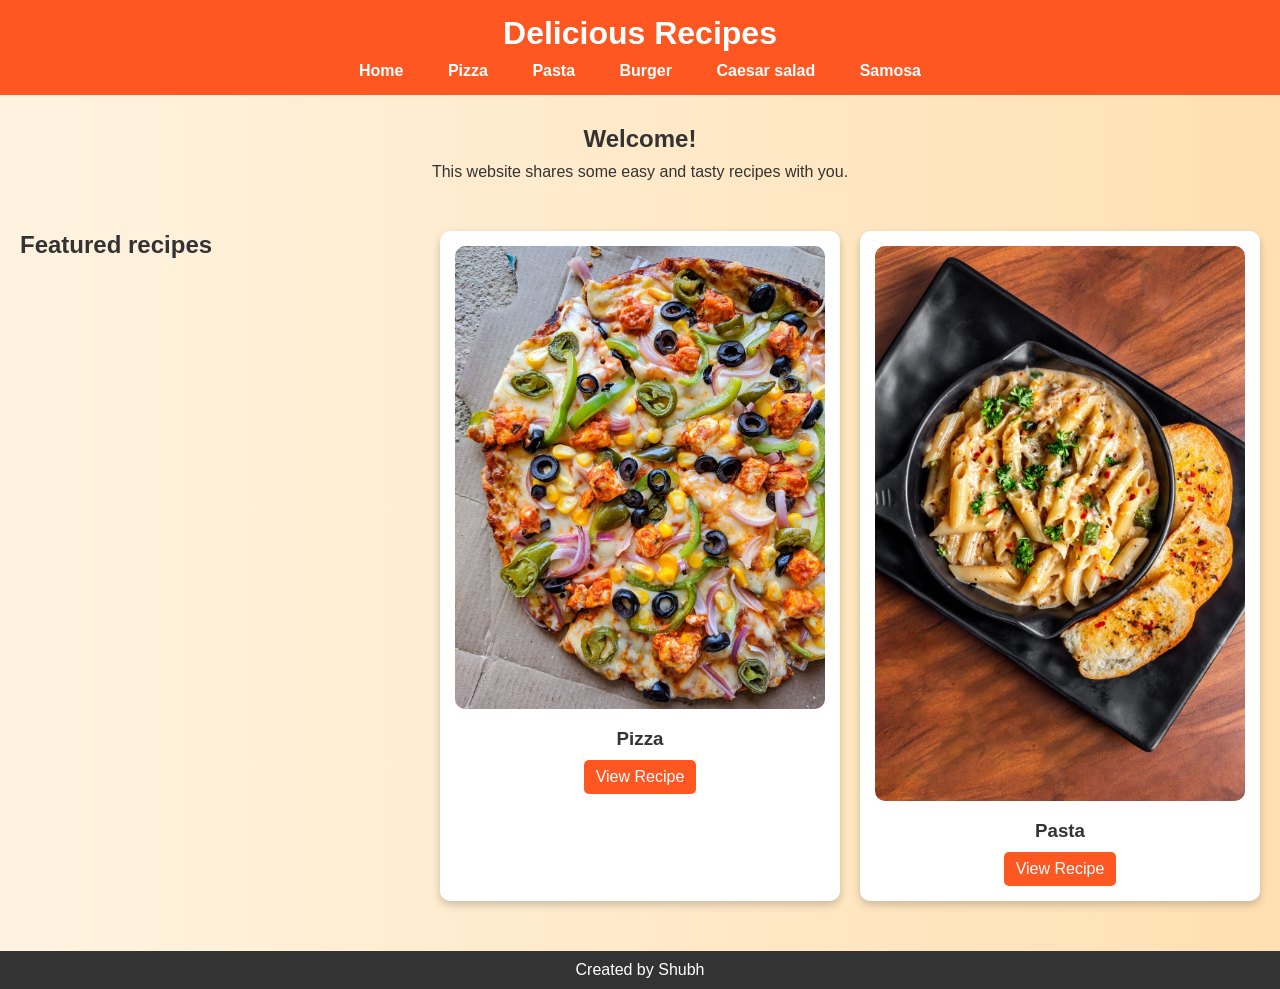
<file: index.html>
<!DOCTYPE html>
<html lang="en">
<head>
    <meta charset="UTF-8">
    <meta name="viewport" content="width=device-width, initial-scale=1.0">
    <title>Delicious Recipes</title>
    <link rel="stylesheet" href="styles.css">
</head>
<body>
    <header>
        <h1>Delicious Recipes</h1>
        <nav>
            <a href="index.html">Home</a>
             <a href="recipe1.html">Pizza</a>
              <a href="recipe2.html">Pasta</a>
               <a href="recipe3.html">Burger</a>
                <a href="recipe4.html">Caesar salad</a>
                 <a href="recipe5.html">Samosa</a>
        </nav>
    </header>
<section class="intro">
    <h2>Welcome!</h2>
        <p>This website shares some easy and tasty recipes with you.</p>
    </section>
   <section class="recipes">
        <h2>Featured recipes</h2>
        <div class = "card">
          <img src="images/Pizza.jpg" alt="Pizza">
            <h3>Pizza</h3>
             <a href="recipe1.html">View Recipe</a>
        </div>
        <div class="card">
        <img src="images/Pasta.jpg" alt="Pasta">
        <h3>Pasta</h3>
        <a href="recipe2.html">View Recipe</a>
    </div>
    </section>
    <footer>
        <p>Created by Shubh</p>
    </footer>
</body>
</html>
</file>
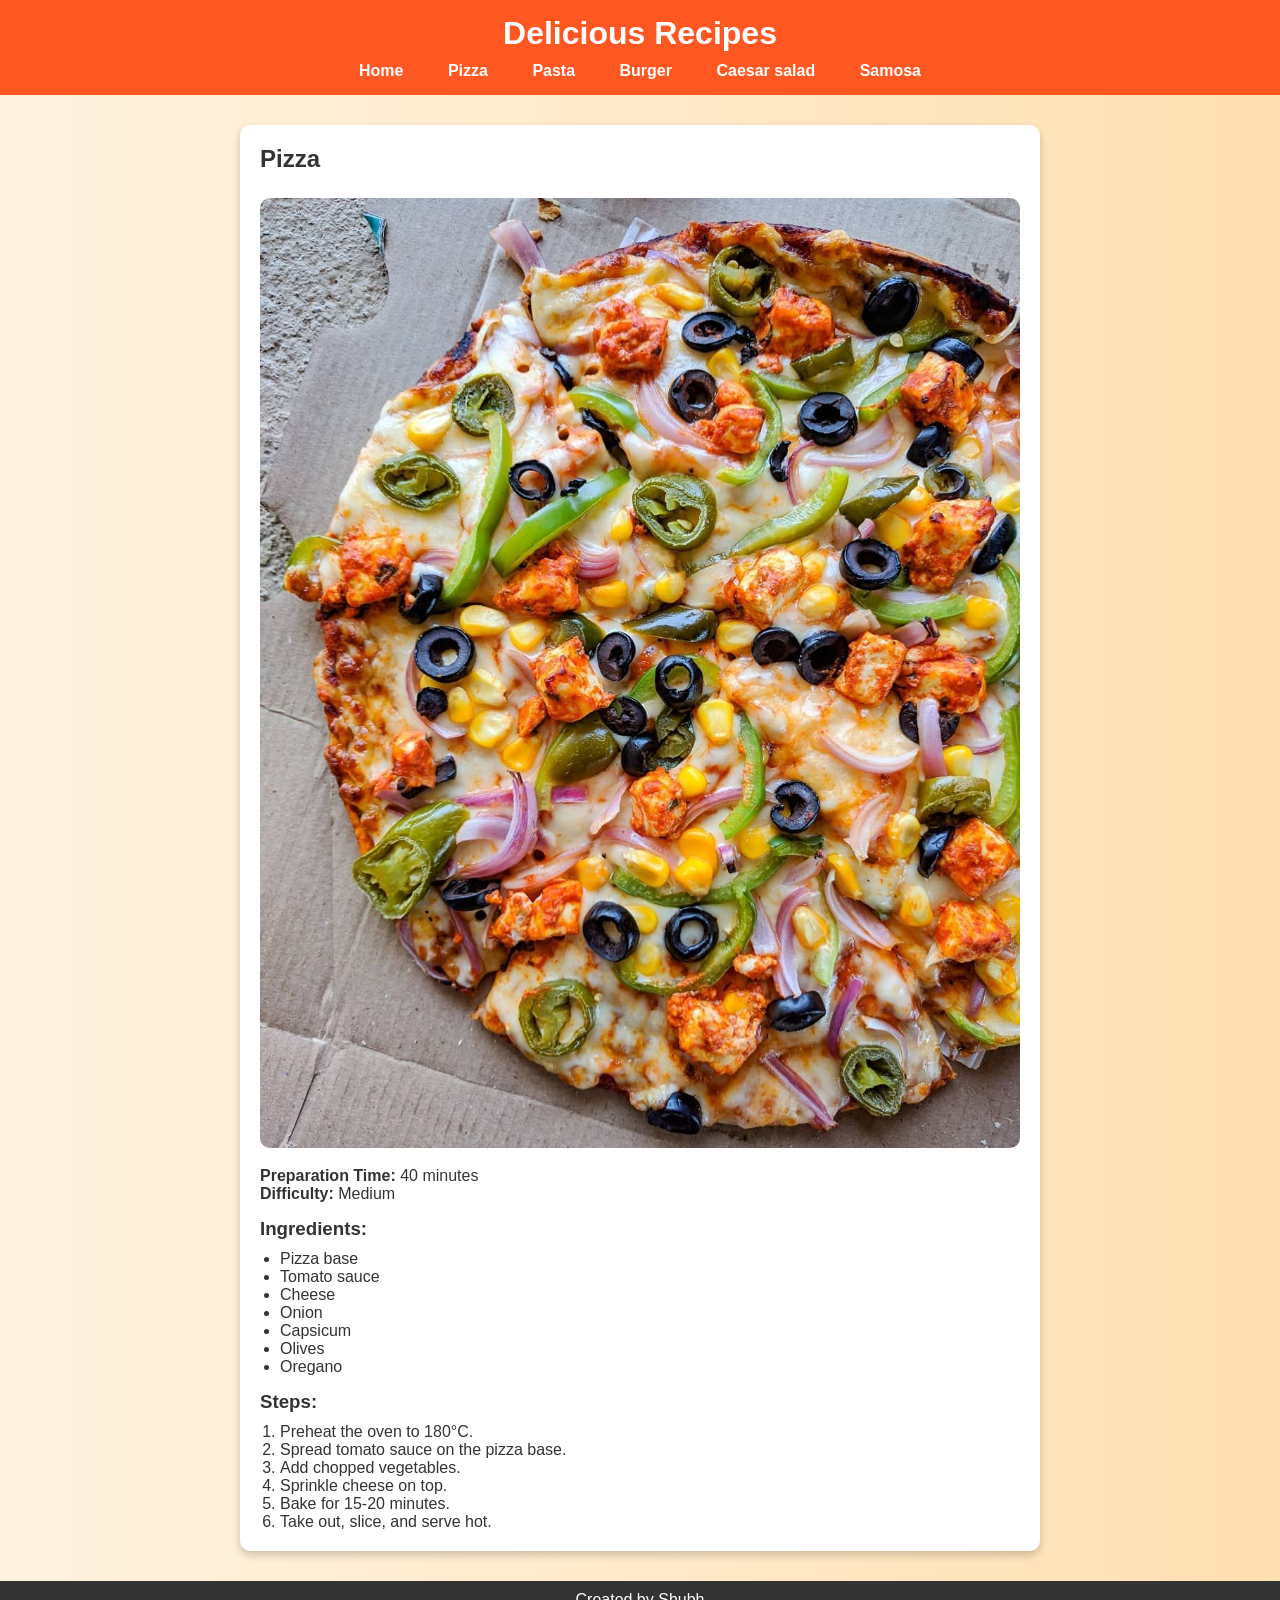
<file: recipe1.html>
<!DOCTYPE html>
<html>
<head>
    <meta charset="UTF-8">
<meta name="viewport" content="width=device-width, initial-scale=1.0">
    <title>Pizza Recipe</title>
    <link rel="stylesheet" href="styles.css">
</head>
<body>

<header>
    <h1>Delicious Recipes</h1>
    <nav>
        <a href="index.html">Home</a>
        <a href="recipe1.html">Pizza</a>
        <a href="recipe2.html">Pasta</a>
        <a href="recipe3.html">Burger</a>
        <a href="recipe4.html">Caesar salad</a>
        <a href="recipe5.html">Samosa</a>
    </nav>
</header>

<section class="recipe">
    <h2>Pizza</h2>
 <img src="images/Pizza.jpg">
    <p><b>Preparation Time:</b> 40 minutes</p>
    <p><b>Difficulty:</b> Medium</p>

    <h3>Ingredients:</h3>
   <ul>
        <li>Pizza base</li>
        <li>Tomato sauce</li>
        <li>Cheese</li>
        <li>Onion</li>
        <li>Capsicum</li>
        <li>Olives</li>
        <li>Oregano</li>
    </ul>

     <h3>Steps:</h3>
    <ol>
        <li>Preheat the oven to 180°C.</li>
        <li>Spread tomato sauce on the pizza base.</li>
        <li>Add chopped vegetables.</li>
        <li>Sprinkle cheese on top.</li>
        <li>Bake for 15-20 minutes.</li>
        <li>Take out, slice, and serve hot.</li>
    </ol>
</section>

<footer>
    <p>Created by Shubh</p>
</footer>

</body>
</html>
</file>
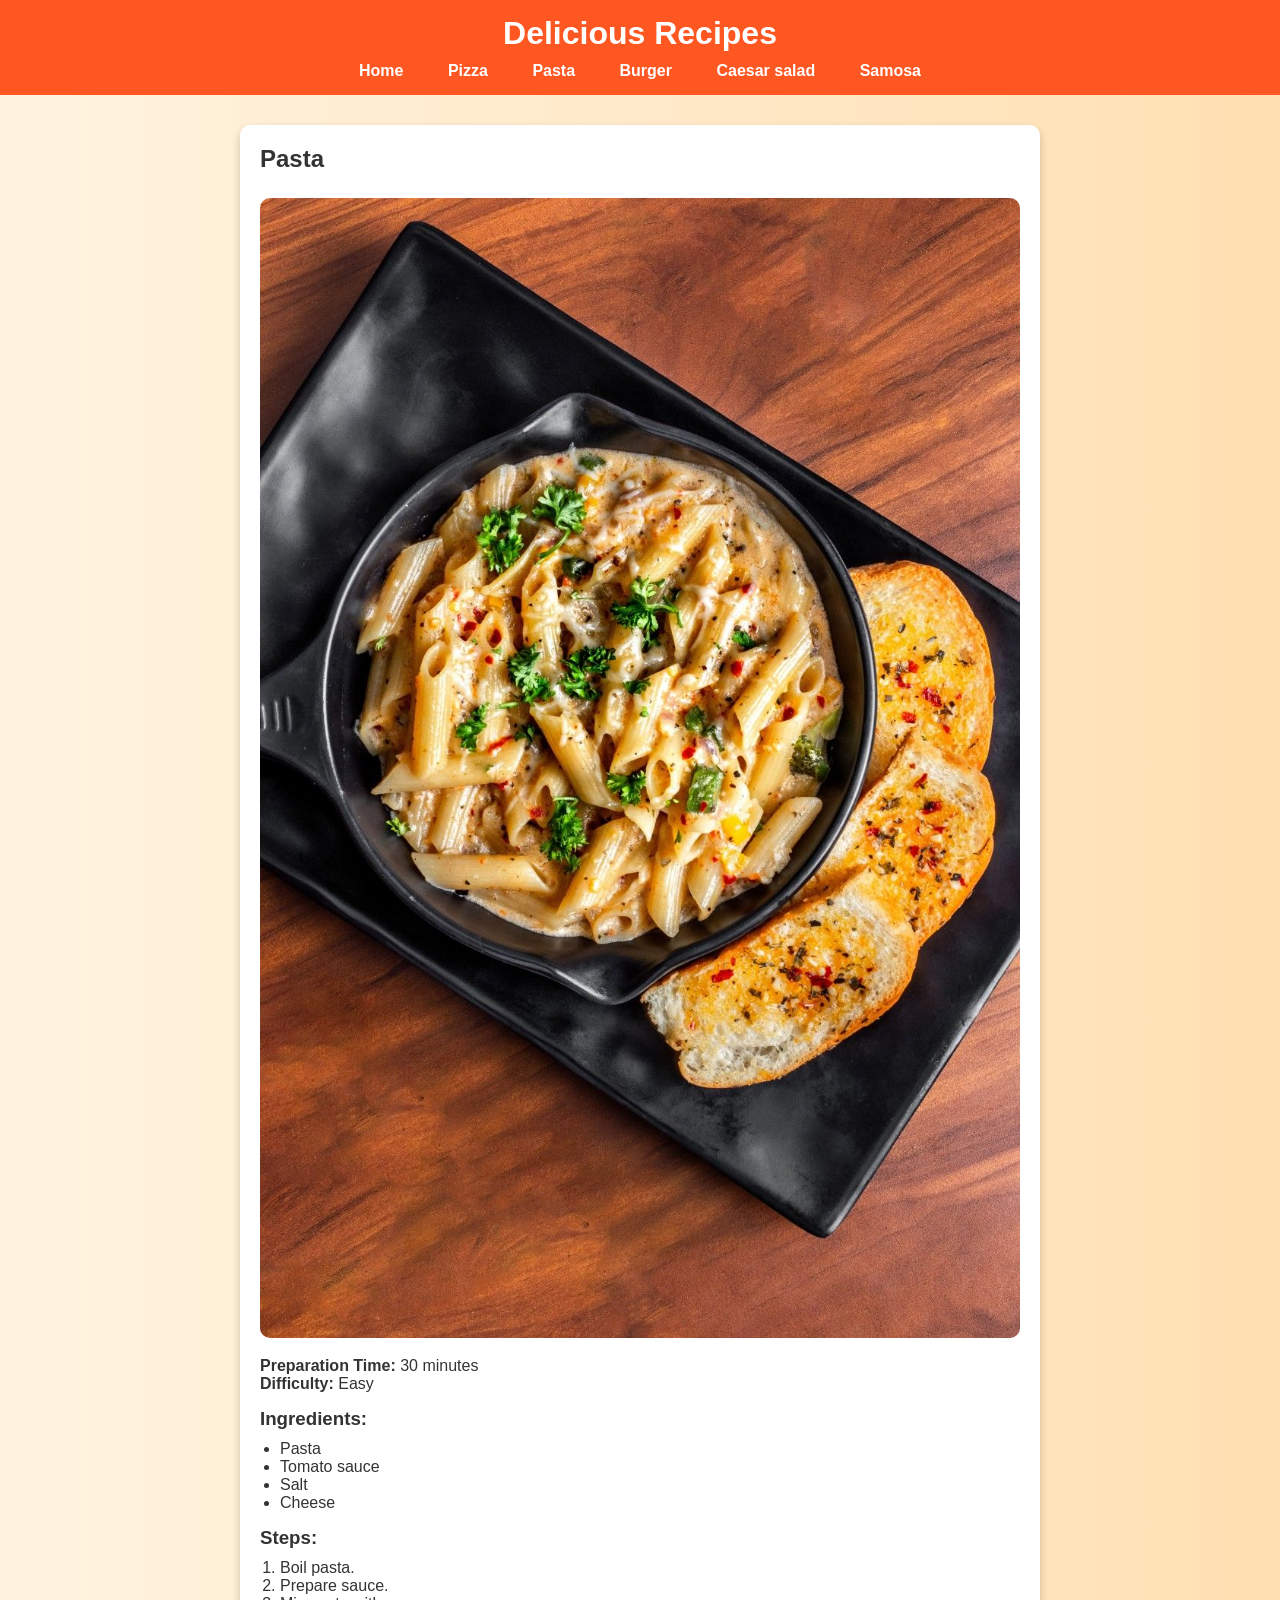
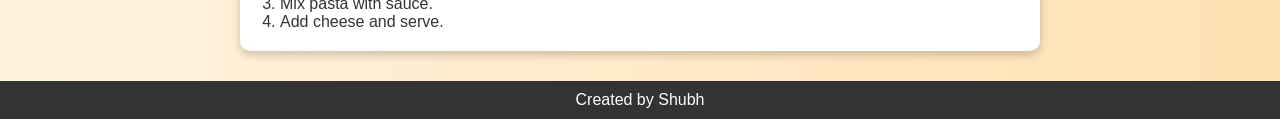
<file: recipe2.html>
<!DOCTYPE html>
<html>
<head>
    <meta charset="UTF-8">
<meta name="viewport" content="width=device-width, initial-scale=1.0">
    <title>Pasta Recipe</title>
    <link rel="stylesheet" href="styles.css">
</head>
<body>

<header>
    <h1>Delicious Recipes</h1>
    <nav>
        <a href="index.html">Home</a>
        <a href="recipe1.html">Pizza</a>
        <a href="recipe2.html">Pasta</a>
        <a href="recipe3.html">Burger</a>
        <a href="recipe4.html">Caesar salad</a>
        <a href="recipe5.html">Samosa</a>
    </nav>
</header>

<section class="recipe">
    <h2>Pasta</h2>
 <img src="images/Pasta.jpg">
    <p><b>Preparation Time:</b> 30 minutes</p>
    <p><b>Difficulty:</b> Easy</p>

    <h3>Ingredients:</h3>
    <ul>
        <li>Pasta</li>
        <li>Tomato sauce</li>
        <li>Salt</li>
        <li>Cheese</li>
    </ul>

    <h3>Steps:</h3>
    <ol>
        <li>Boil pasta.</li>
        <li>Prepare sauce.</li>
        <li>Mix pasta with sauce.</li>
        <li>Add cheese and serve.</li>
    </ol>
</section>

<footer>
    <p>Created by Shubh</p>
</footer>

</body>
</html>
</file>
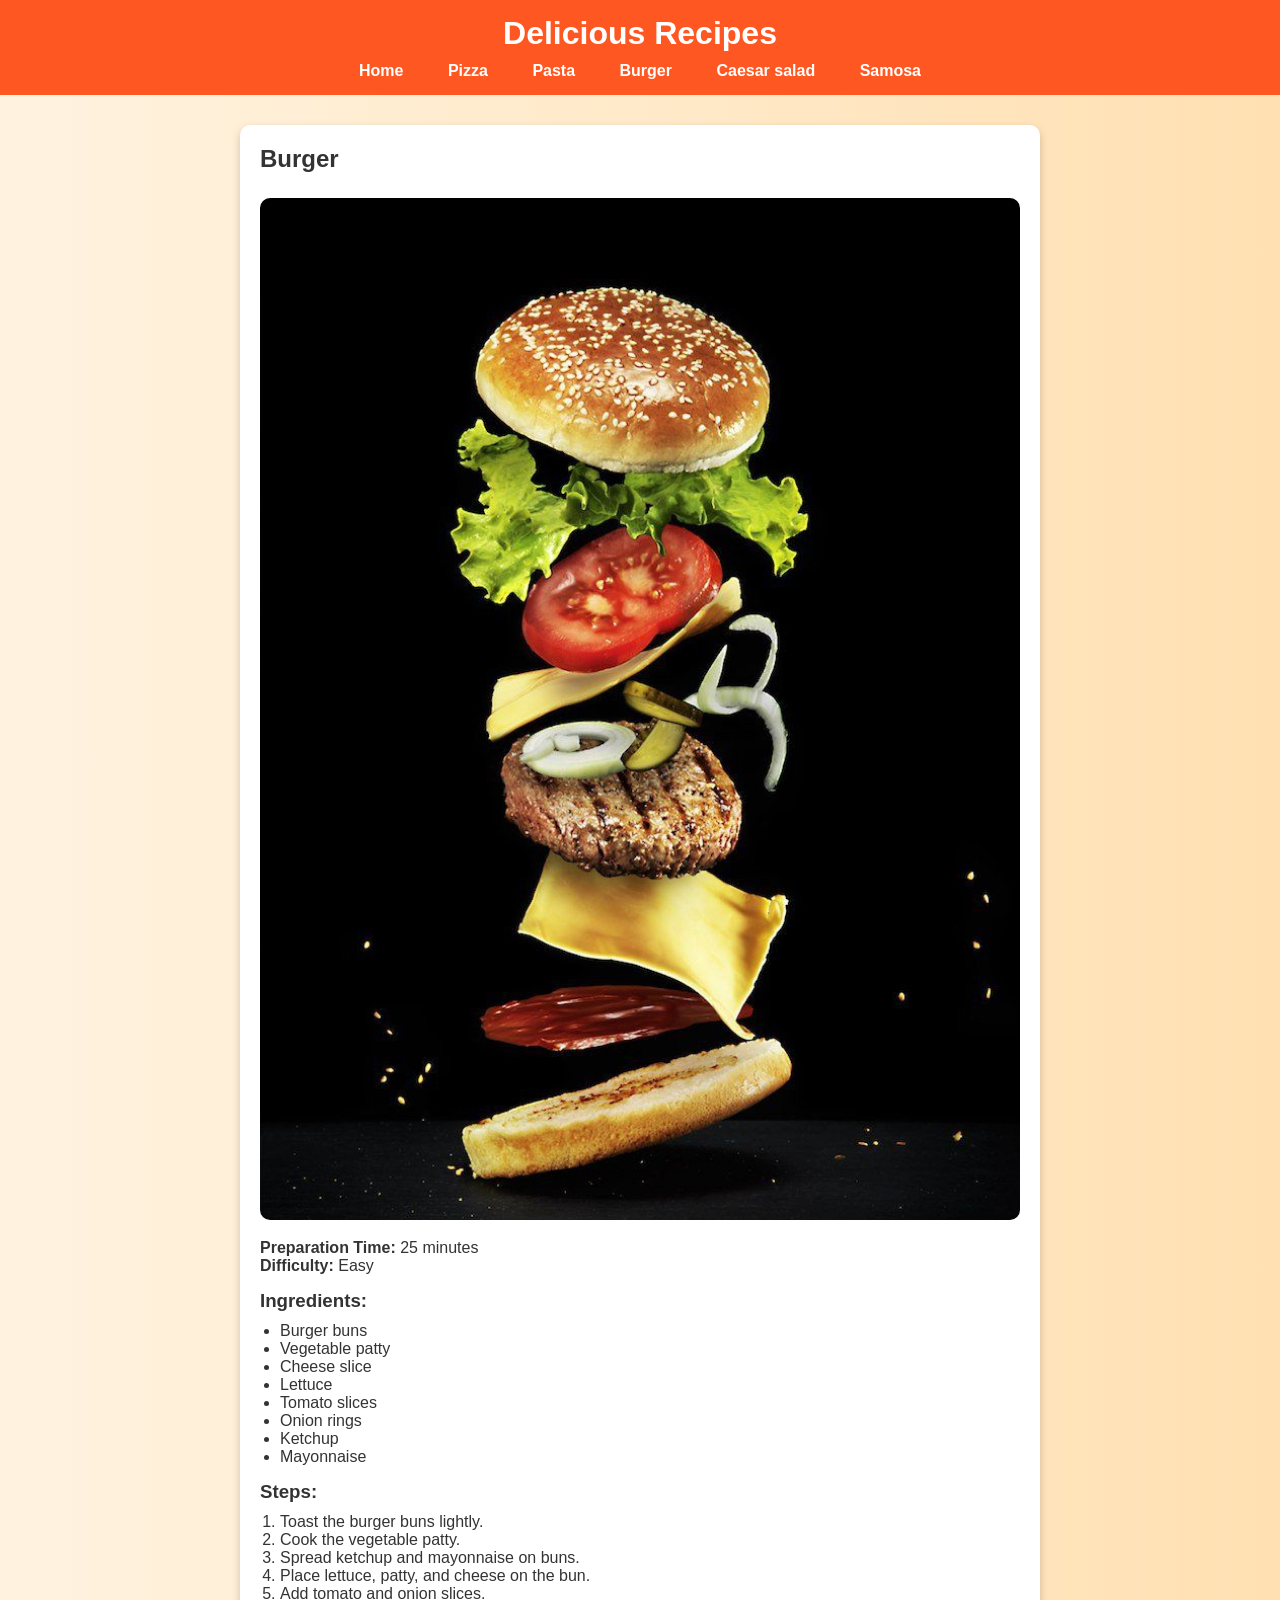
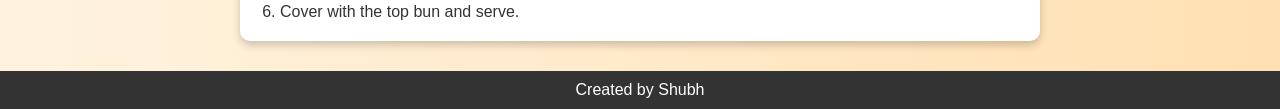
<file: recipe3.html>
<!DOCTYPE html>
<html>
<head>
    <meta charset="UTF-8">
<meta name="viewport" content="width=device-width, initial-scale=1.0">
    <title>Burger Recipe</title>
    <link rel="stylesheet" href="styles.css">
</head>
<body>

<header>
    <h1>Delicious Recipes</h1>
    <nav>
        <a href="index.html">Home</a>
        <a href="recipe1.html">Pizza</a>
        <a href="recipe2.html">Pasta</a>
        <a href="recipe3.html">Burger</a>
        <a href="recipe4.html">Caesar salad</a>
        <a href="recipe5.html">Samosa</a>
    </nav>
</header>

<section class="recipe">
    <h2>Burger</h2>
 <img src="images/Burger.jpg">
     <p><b>Preparation Time:</b> 25 minutes</p>
    <p><b>Difficulty:</b> Easy</p>

     <h3>Ingredients:</h3>
    <ul>
        <li>Burger buns</li>
        <li>Vegetable patty</li>
        <li>Cheese slice</li>
        <li>Lettuce</li>
        <li>Tomato slices</li>
        <li>Onion rings</li>
        <li>Ketchup</li>
        <li>Mayonnaise</li>
    </ul>


     <h3>Steps:</h3>
    <ol>
        <li>Toast the burger buns lightly.</li>
        <li>Cook the vegetable patty.</li>
        <li>Spread ketchup and mayonnaise on buns.</li>
        <li>Place lettuce, patty, and cheese on the bun.</li>
        <li>Add tomato and onion slices.</li>
        <li>Cover with the top bun and serve.</li>
    </ol>
</section>

<footer>
    <p>Created by Shubh</p>
</footer>

</body>
</html>
</file>
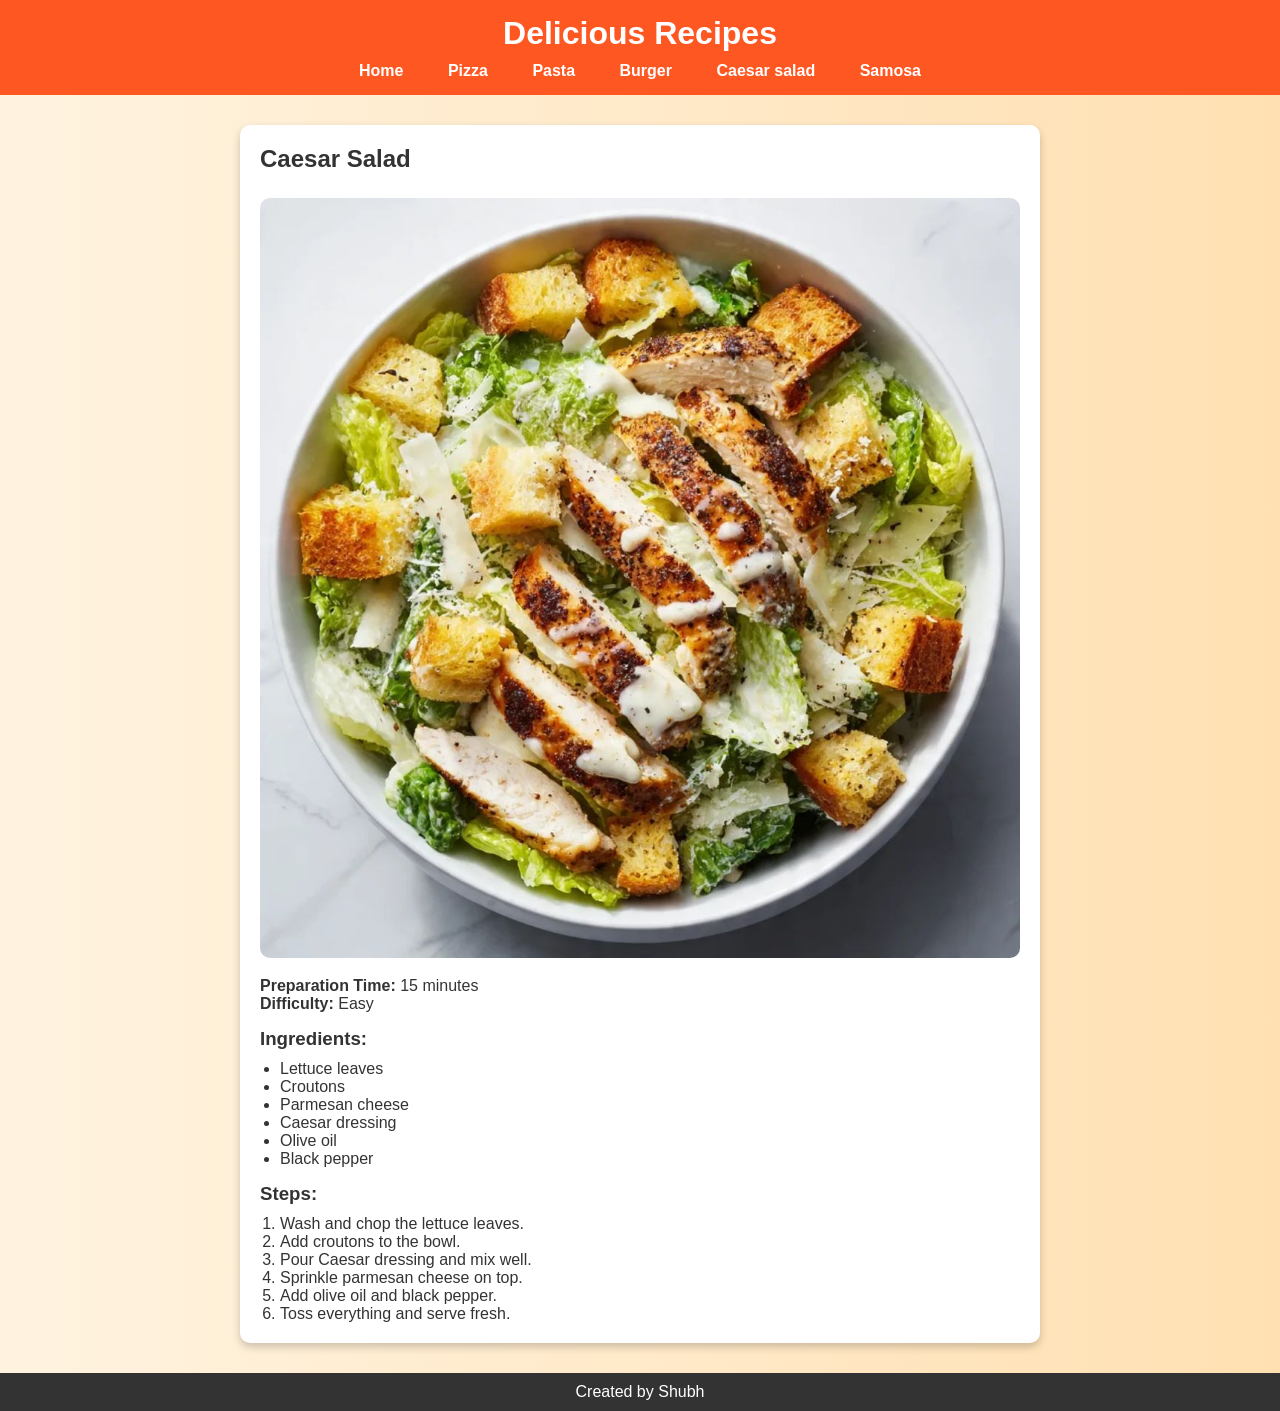
<file: recipe4.html>
<!DOCTYPE html>
<html>
<head>
    <meta charset="UTF-8">
<meta name="viewport" content="width=device-width, initial-scale=1.0">
    <title>Caesar salad Recipe</title>
    <link rel="stylesheet" href="styles.css">
</head>
<body>

<header>
    <h1>Delicious Recipes</h1>
    <nav>
        <a href="index.html">Home</a>
        <a href="recipe1.html">Pizza</a>
        <a href="recipe2.html">Pasta</a>
        <a href="recipe3.html">Burger</a>
        <a href="recipe4.html">Caesar salad</a>
        <a href="recipe5.html">Samosa</a>
    </nav>
</header>

<section class="recipe">
    <h2>Caesar Salad</h2>
 <img src="images/Caesar Salad.jpg">
      <p><b>Preparation Time:</b> 15 minutes</p>
    <p><b>Difficulty:</b> Easy</p>

     <h3>Ingredients:</h3>
    <ul>
        <li>Lettuce leaves</li>
        <li>Croutons</li>
        <li>Parmesan cheese</li>
        <li>Caesar dressing</li>
        <li>Olive oil</li>
        <li>Black pepper</li>
    </ul>

     <h3>Steps:</h3>
    <ol>
        <li>Wash and chop the lettuce leaves.</li>
        <li>Add croutons to the bowl.</li>
        <li>Pour Caesar dressing and mix well.</li>
        <li>Sprinkle parmesan cheese on top.</li>
        <li>Add olive oil and black pepper.</li>
        <li>Toss everything and serve fresh.</li>
    </ol>
</section>

<footer>
    <p>Created by Shubh</p>
</footer>

</body>
</html>
</file>
<file: styles.css>
/* Reset */
* {
    margin: 0;
    padding: 0;
    box-sizing: border-box;
}

/* Body */
body {
    font-family: Arial, sans-serif;
    background: linear-gradient(to right, #fff3e0, #ffe0b2);
    color: #333;
}

/* Header */
header {
    background: #ff5722;
    color: white;
    padding: 15px;
    text-align: center;
}

/* Navbar */
nav {
    margin-top: 10px;
}

nav a {
    margin: 10px;
    text-decoration: none;
    color: white;
    font-weight: bold;
    padding: 5px 10px;
    transition: 0.3s;
}

nav a:hover {
    background: white;
    color: #ff5722;
    border-radius: 5px;
}

/* Intro */
.intro {
    text-align: center;
    padding: 30px;
}

/* Recipe Cards Section */
.recipes {
    display: grid;
    grid-template-columns: repeat(auto-fit, minmax(220px, 1fr));
    gap: 20px;
    padding: 20px;
}

/* Card Design */
.card {
    background: white;
    border-radius: 10px;
    padding: 15px;
    text-align: center;
    box-shadow: 0 4px 8px rgba(0,0,0,0.2);
    transition: transform 0.3s;
}

.card:hover {
    transform: scale(1.05);
}

/* Card Image */
.card img {
    width: 100%;
    border-radius: 10px;
}

/* Button */
.card a {
    display: inline-block;
    margin-top: 10px;
    background: #ff5722;
    color: white;
    padding: 8px 12px;
    border-radius: 5px;
    text-decoration: none;
    transition: 0.3s;
}

.card a:hover {
    background: #e64a19;
}

/* Recipe Page */
.recipe {
    max-width: 800px;
    margin: 30px auto;
    background: white;
    padding: 20px;
    border-radius: 10px;
    box-shadow: 0 4px 8px rgba(0,0,0,0.2);
}

.recipe img {
    width: 100%;
    border-radius: 10px;
    margin: 15px 0;
}

/* Headings */
h2 {
    margin-bottom: 10px;
}

h3 {
    margin-top: 15px;
}

/* Lists */
ul, ol {
    margin-left: 20px;
    margin-top: 10px;
}

/* Footer */
footer {
    margin-top: 30px;
    background: #333;
    color: white;
    text-align: center;
    padding: 10px;
}

/* Responsive */
@media (max-width: 600px) {
    header h1 {
        font-size: 20px;
    }

    nav a {
        display: block;
        margin: 5px 0;
    }
}
</file>
